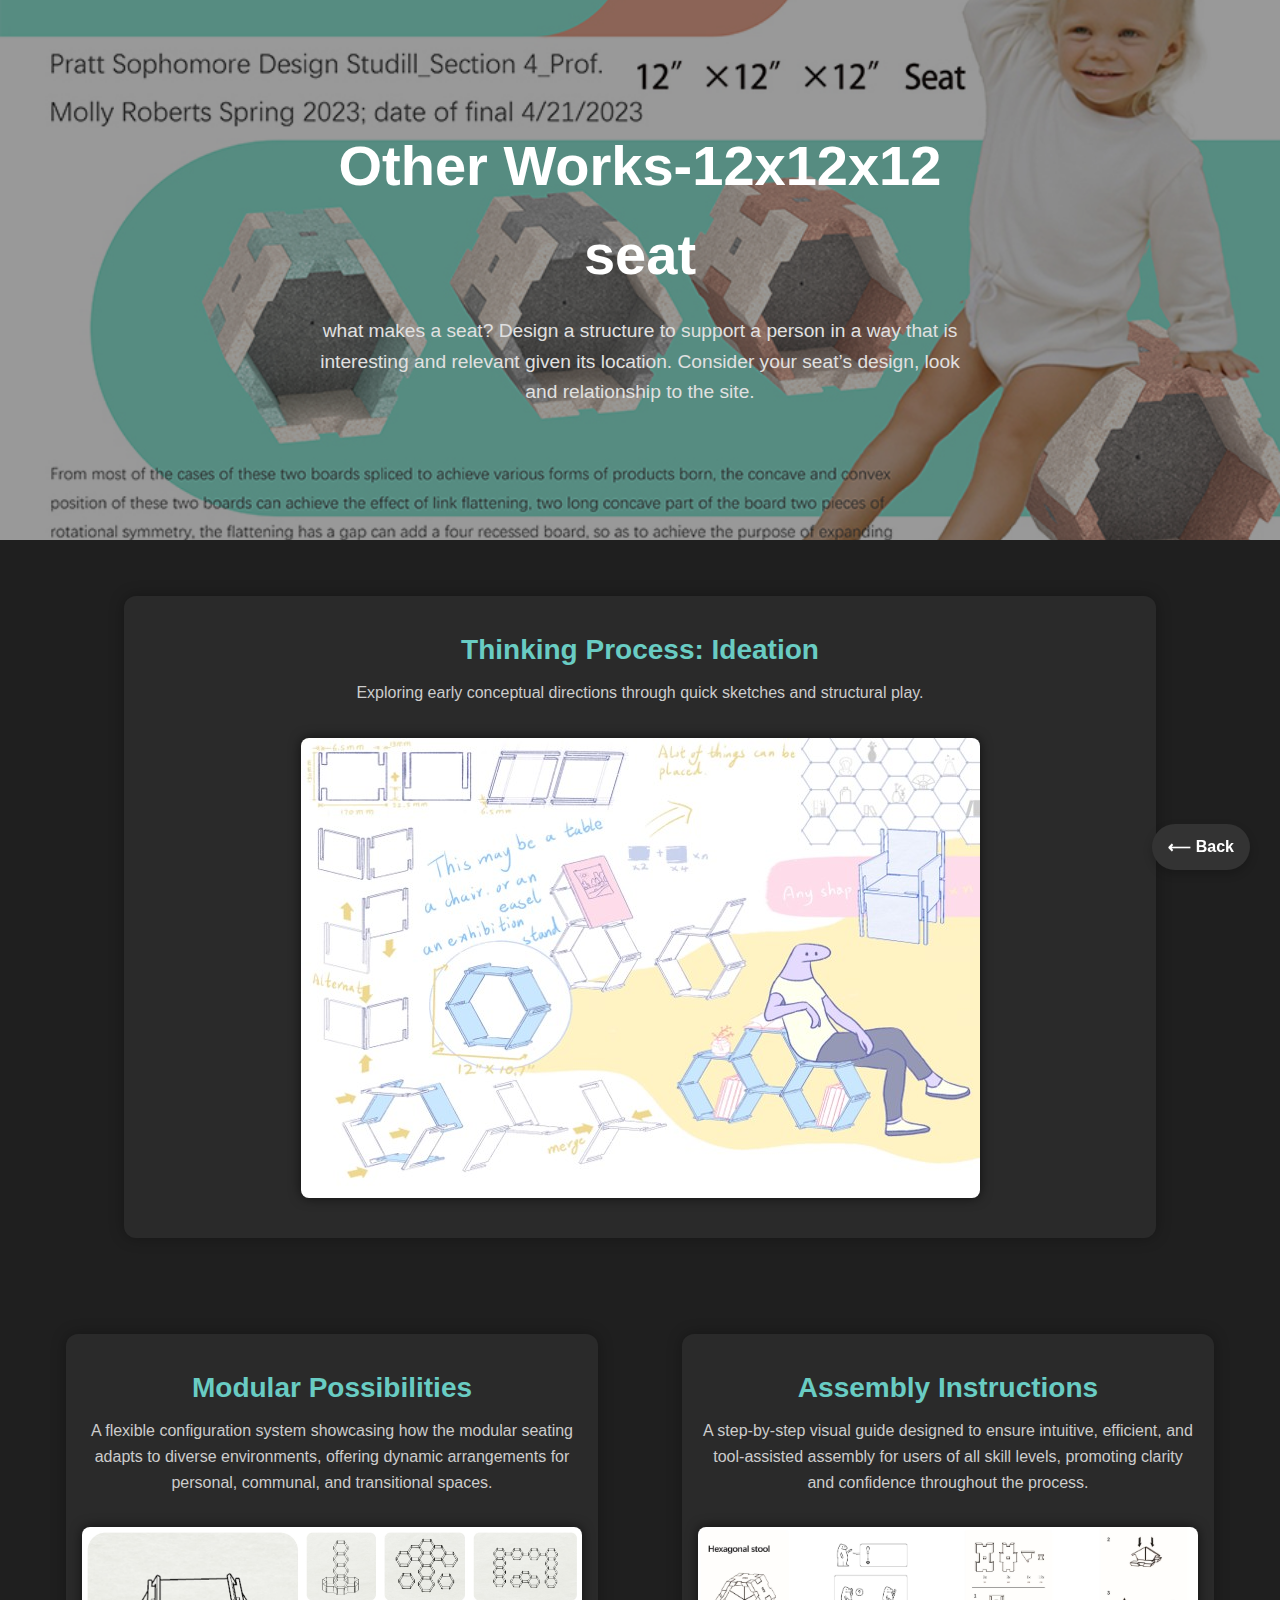
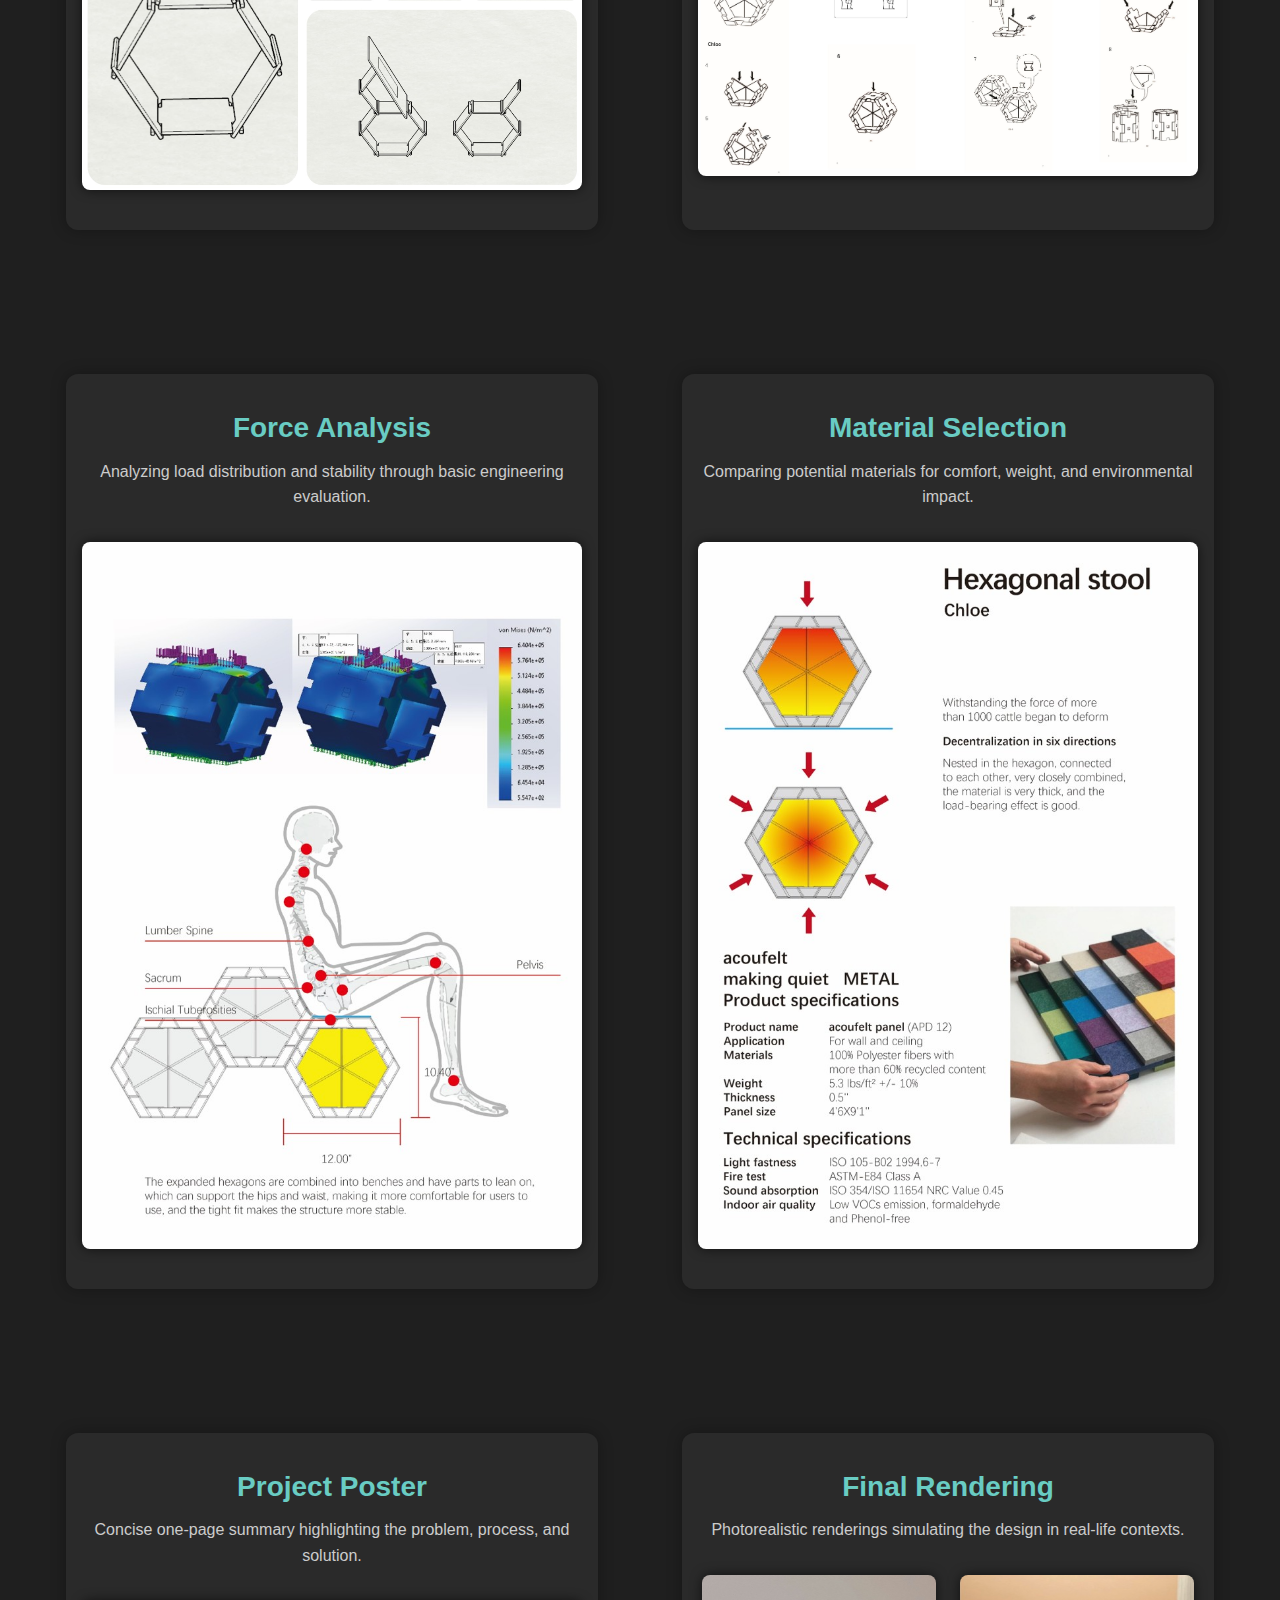
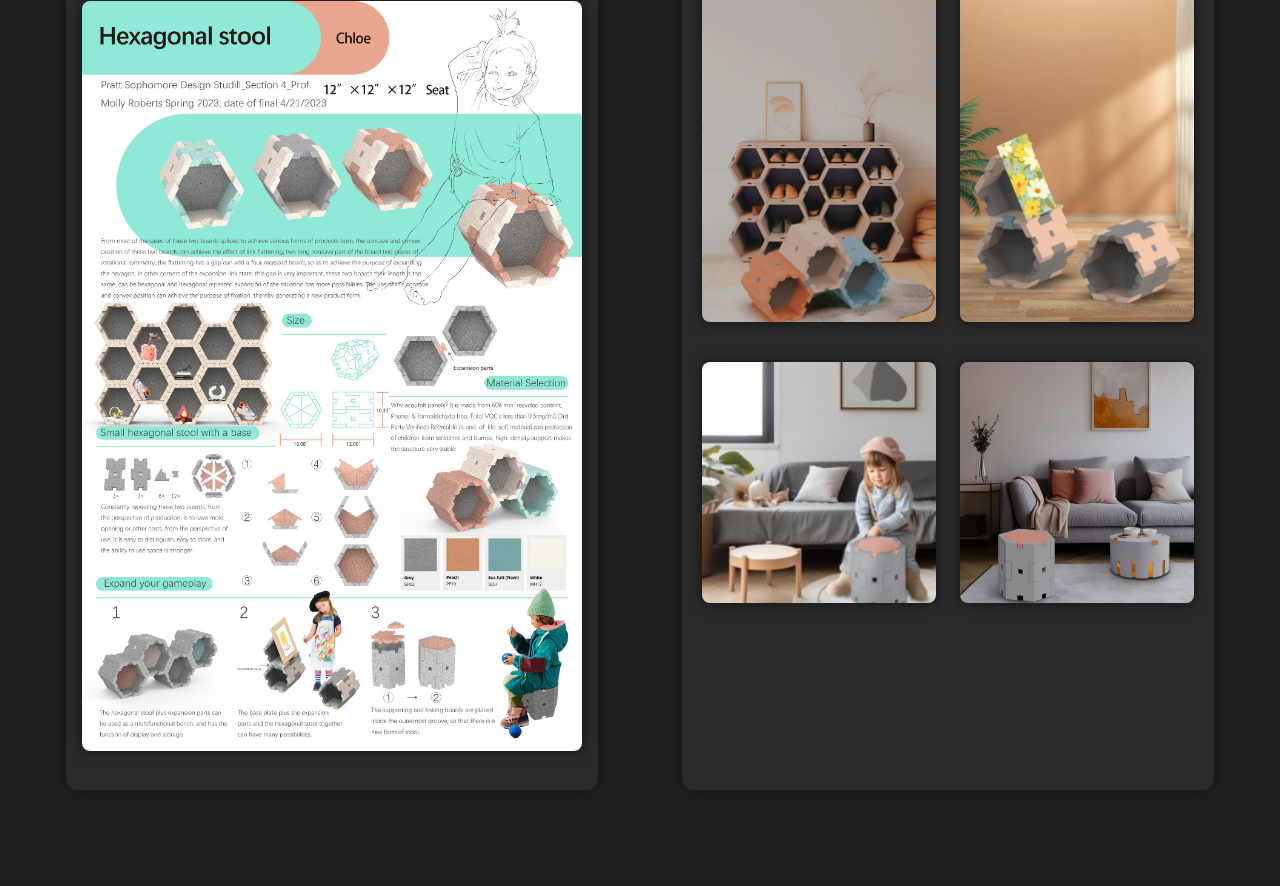
<file: otherworks.html>
<!DOCTYPE html>
<html lang="en">

<head>
  <meta charset="UTF-8">
  <meta name="viewport" content="width=device-width, initial-scale=1.0">
  <title>Other Works | Yinuo Liu</title>
  <link rel="stylesheet" href="css/otherworks.css">
</head>

<body>
  <!-- Hero Section -->
  <section class="hero">
    <img src="img/otherworks_cover.jpg" alt="Other Works Cover" class="hero-image">
    <div class="hero-text">
      <h1>Other Works-12x12x12 seat</h1>
      <p>what makes a seat? Design a structure to support a person in a way that is interesting and relevant given its location. Consider your seat’s design, look and relationship to the site. </p>
    </div>
  </section>

  <!-- Section: Thinking Process -->
<div class="section-block">
    <div class="text-block">Thinking Process: Ideation</div>
    <div class="subtext-block">Exploring early conceptual directions through quick sketches and structural play.</div>
    <img src="img/thinkingprocess.jpg" alt="Thinking Process">
  </div>
  

  <!-- Modular + Assembly -->
  <!-- Section: Modular & Assembly -->
<div class="section-row">
    <div class="section-block">
      <div class="text-block">Modular Possibilities</div>
      <div class="subtext-block">A flexible configuration system showcasing how the modular seating adapts to diverse environments, offering dynamic arrangements for personal, communal, and transitional spaces.</div>
      <img src="img/modular.jpg" alt="Modular Layout">
    </div>
    <div class="section-block">
      <div class="text-block">Assembly Instructions</div>
      <div class="subtext-block"> A step-by-step visual guide designed to ensure intuitive, efficient, and tool-assisted assembly for users of all skill levels, promoting clarity and confidence throughout the process.</div>
      <img src="img/assembly.jpg" alt="Assembly">
    </div>
  </div>
  

  <!-- Force + Material -->
  <!-- Section: Force & Material -->
<div class="section-row">
    <div class="section-block">
      <div class="text-block">Force Analysis</div>
      <div class="subtext-block">Analyzing load distribution and stability through basic engineering evaluation.</div>
      <img src="img/forceanalysis.jpg" alt="Force Analysis">
    </div>
    <div class="section-block">
      <div class="text-block">Material Selection</div>
      <div class="subtext-block">Comparing potential materials for comfort, weight, and environmental impact.</div>
      <img src="img/material.jpg" alt="Material">
    </div>
  </div>
  

  <!-- Poster -->
  <!-- Section: Poster + Rendering -->
<div class="section-row">
    <div class="section-block">
      <div class="text-block">Project Poster</div>
      <div class="subtext-block">Concise one-page summary highlighting the problem, process, and solution.</div>
      <img src="img/poster.jpg" alt="Poster">
    </div>
    <div class="section-block">
      <div class="text-block">Final Rendering</div>
      <div class="subtext-block">Photorealistic renderings simulating the design in real-life contexts.</div>
      <div class="gallery">
        <img src="img/render_1.jpg" alt="Render 1">
        <img src="img/render_2.jpg" alt="Render 2">
        <img src="img/render_3.jpg" alt="Render 3">
        <img src="img/render_4.jpg" alt="Render 4">
      </div>
    </div>
  </div>
    
  <!-- Floating Back Button -->
<a href="index.html" class="back-button" title="Back to Home">⟵ Back</a>
<!-- Lightbox Modal -->
<div id="lightbox" class="lightbox">
    <span class="close">&times;</span>
    <img class="lightbox-content" id="lightbox-img">
  </div>
  <!-- Lightbox Modal -->
<div id="lightbox" class="lightbox">
    <span class="close">&times;</span>
    <img class="lightbox-content" id="lightbox-img">
  </div>
  
  <!-- Lightbox Script -->
  <script>
    const lightbox = document.getElementById('lightbox');
    const lightboxImg = document.getElementById('lightbox-img');
    const closeBtn = document.querySelector('.close');
  
    document.querySelectorAll('img').forEach(img => {
      img.addEventListener('click', () => {
        lightbox.style.display = 'block';
        lightboxImg.src = img.src;
      });
    });
  
    closeBtn.onclick = function () {
      lightbox.style.display = 'none';
    };
  
    lightbox.onclick = function (e) {
      if (e.target === lightbox) {
        lightbox.style.display = 'none';
      }
    };
  </script>
  
</body>

</html>
</file>
<file: css/otherworks.css>
body {
    font-family: Arial, sans-serif;
    background-color: #f4f4f4;
    margin: 0;
    padding: 0;
  }
  
  .hero {
    position: relative;
    text-align: center;
    color: white;
  }
  
  .hero-image {
    width: 100%;
    height: 60vh;
    object-fit: cover;
    filter: brightness(60%);
  }
  
  .hero-text {
    position: absolute;
    top: 50%;
    left: 50%;
    transform: translate(-50%, -50%);
  }
  
  .hero-text h1 {
    font-size: 3rem;
    margin: 0;
  }
  
  .hero-text p {
    font-size: 1.25rem;
    margin-top: 0.5rem;
  }
  
  .section-block {
    max-width: 1000px;
    margin: 3rem auto;
    padding: 0 1rem;
    text-align: center;
  }
  
  .section-block img {
    max-width: 100%;
    margin-top: 1rem;
    border-radius: 8px;
    box-shadow: 0 0 10px rgba(0,0,0,0.1);
  }
  
  .section-row {
    display: flex;
    flex-wrap: wrap;
    justify-content: center;
    gap: 2rem;
    max-width: 1200px;
    margin: 3rem auto;
    padding: 0 1rem;
  }
  
  .section-row .section-block {
    flex: 1 1 450px;
    max-width: 500px;
    text-align: center;
  }
  
  .text-block {
    font-weight: bold;
    font-size: 1.3rem;
    margin-bottom: 1rem;
    color: #111;
  }
  
  .gallery {
    display: flex;
    flex-wrap: wrap;
    justify-content: center;
    gap: 1.5rem;
    margin-top: 1rem;
  }
  
  .gallery img {
    width: calc(50% - 1rem);
    border-radius: 8px;
    box-shadow: 0 0 10px rgba(0,0,0,0.1);
  }
  
  @media (max-width: 768px) {
    .section-row {
      flex-direction: column;
      gap: 1.5rem;
    }
  
    .gallery img {
      width: 100%;
    }
  }
  /* Force poster and render images to have same height */
.section-row img {
    height: 100%;
    object-fit: cover;
  }
  
  /* Back to Home floating button */
  .back-button {
    position: fixed;
    bottom: 30px;
    right: 30px;
    background-color: #333;
    color: white;
    padding: 10px 16px;
    border-radius: 30px;
    text-decoration: none;
    font-weight: bold;
    box-shadow: 0 4px 10px rgba(0, 0, 0, 0.2);
    z-index: 1000;
    transition: background-color 0.3s ease;
  }
  
  .back-button:hover {
    background-color: #555;
  }
  /* --- Typography & layout improvements --- */
body {
    font-family: "Helvetica Neue", Helvetica, Arial, sans-serif;
    background-color: #1f1f1f;
    color: #f1f1f1;
    line-height: 1.6;
  }
  
  .text-block {
    font-weight: 600;
    font-size: 1.75rem;
    margin-bottom: 0.5rem;
    color: #69ccc3;
    text-align: center;
  }  
  
  .subtext-block {
    font-size: 1rem;
    margin-bottom: 1rem;
    color: #cccccc;
    text-align: center;
    max-width: 800px;
    margin-left: auto;
    margin-right: auto;
  }
  
  .section-block {
    background-color: #2a2a2a;
    padding: 2rem 1rem;
    border-radius: 12px;
    box-shadow: 0 0 15px rgba(0,0,0,0.3);
    margin-bottom: 3rem;
  }
  
  .section-block img,
  .section-row img {
    max-width: 100%;
    height: auto;
    border-radius: 8px;
    box-shadow: 0 0 12px rgba(0, 0, 0, 0.6);
  }
  
  .section-row {
    display: flex;
    flex-wrap: wrap;
    justify-content: space-between;
    gap: 2rem;
    max-width: 1200px;
    margin: 0 auto 3rem auto;
  }
  
  .section-row .section-block {
    flex: 1 1 calc(50% - 1rem);
  }
  
  /* Final image gallery (4 large images) */
  .gallery img {
    width: calc(50% - 1rem);
    height: auto;
  }
  
  .hero-text h1 {
    font-size: 3.5rem;
    font-weight: 700;
    color: #ffffff;
  }
  
  .hero-text p {
    font-size: 1.2rem;
    color: #e0e0e0;
    margin-top: 1rem;
  }
  /* Lightbox styles */
.lightbox {
    display: none;
    position: fixed;
    z-index: 2000;
    left: 0;
    top: 0;
    width: 100%;
    height: 100%;
    overflow: auto;
    background-color: rgba(0, 0, 0, 0.9);
  }
  
  .lightbox-content {
    display: block;
    margin: 5% auto;
    max-width: 90%;
    max-height: 80%;
    box-shadow: 0 0 20px rgba(255, 255, 255, 0.3);
  }
  
  .close {
    position: absolute;
    top: 30px;
    right: 50px;
    color: white;
    font-size: 40px;
    font-weight: bold;
    cursor: pointer;
    transition: 0.3s;
  }
  
  .close:hover {
    color: #ccc;
  }
  
  
  /* Back button remains unchanged */
</file>
